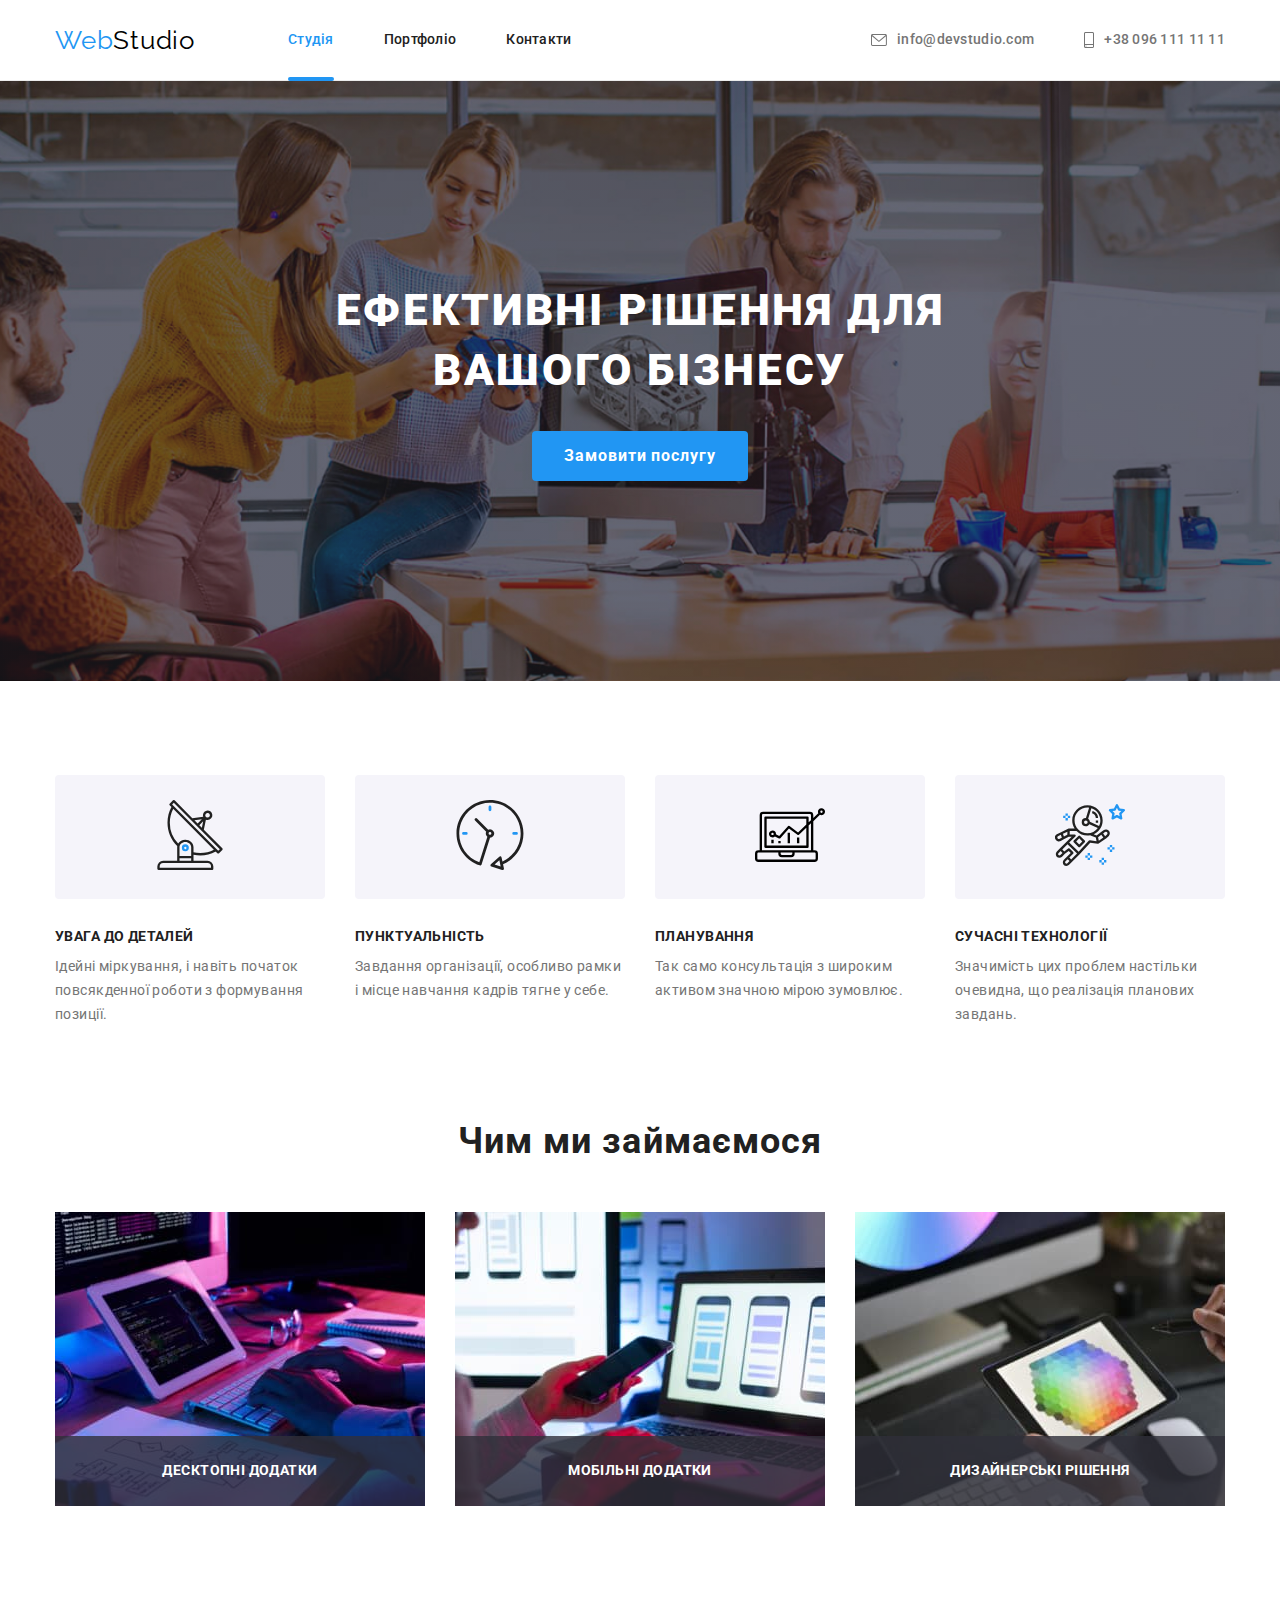
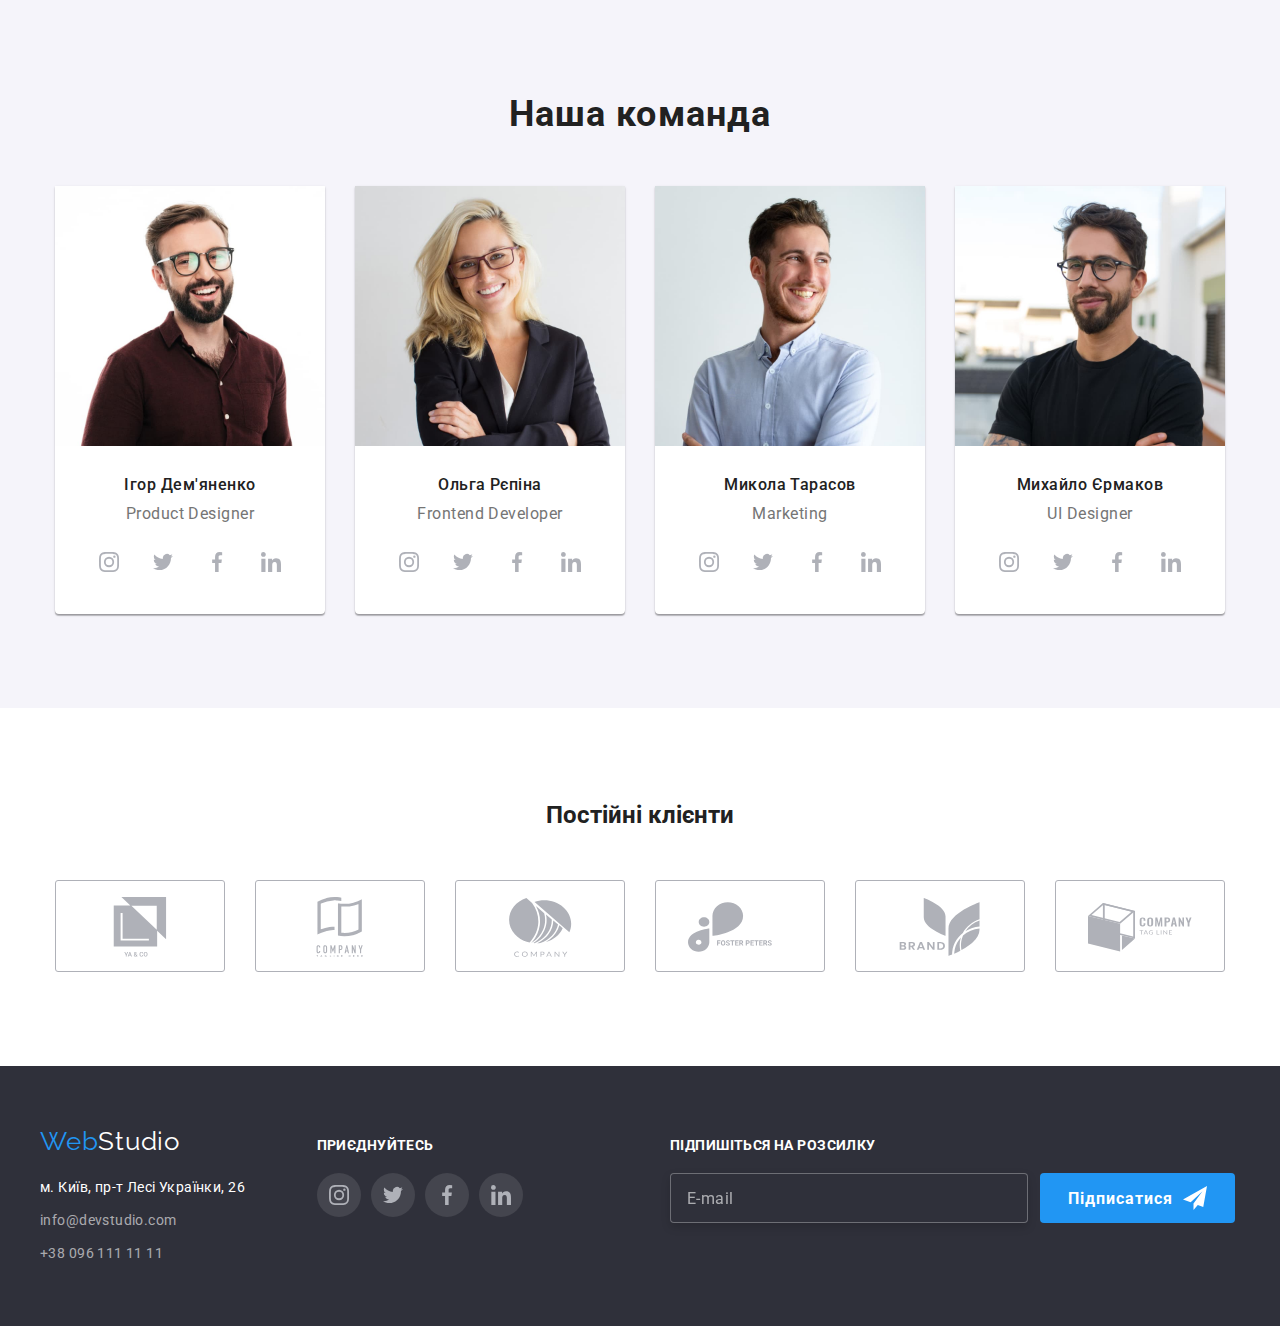
<file: index.html>
<!DOCTYPE html>
<html lang="en">
<head>
    <meta charset="UTF-8">
    <meta http-equiv="X-UA-Compatible" content="IE=edge">
    <meta name="viewport" content="width=device-width, initial-scale=1.0">
    <title>Головна</title>

    <link rel="stylesheet" href="https://i.icomoon.io/public/temp/804996c873/UntitledProject/style-svg.css">
    <script defer src="https://i.icomoon.io/public/temp/804996c873/UntitledProject/svgxuse.js"></script>

    <link href="https://fonts.googleapis.com/css2?family=Raleway:wght@700&family=Roboto:wght@400;500;700;900&display=swap"
        rel="stylesheet">
    <link rel="stylesheet" href="https://cdnjs.cloudflare.com/ajax/libs/modern-normalize/1.1.0/modern-normalize.min.css">     
    <link rel="stylesheet" href="./css/styles.css">
</head>

<body>
    <!--Шапка сайту-->
    <header class="page-header">
        <div class="container main-nav">
            <nav class="nav">
                <a href="./index.html" class="logo"><span>Web</span>Studio</a>
                <ul class="site-nav">
                    <li class="item item-current"><a href="" class="link current">Студія</a></li>
                    <li class="item"><a href="./portfolio.html" class="link">Портфоліо</a></li>
                    <li class="item"><a href="" class="link">Контакти</a></li>
                </ul>
            </nav>
            <ul class="contacts-header">
                <li class="item">
                    <a href="mailto:info@devstudio.com" class="link">
                        <svg class="contacts-icon" width='16' height='16'>
                            <use href="./images/symbol-defs.svg#icon-envelope"></use>
                        </svg>
                        info@devstudio.com
                    </a>
                </li>
                    <li class="item">
                        <a href="tel:+380961111111" class="link">
                            <svg class="contacts-icon" width='10' height='16'>
                                <use href="./images/symbol-defs.svg#icon-smartphone"></use>
                            </svg>
                            +38 096 111 11 11
                        </a>
                    </li>
            </ul>
        </div>
    </header>
    <main class="main">
        <!--Герой-->       
        <section class="hero">
            <div class="bcg">
                <div class="div-hero">
                    <h1 class="hero-title">Ефективні рішення для вашого бізнесу</h1>
                    <button class="hero-btn" type="button" data-modal-open>Замовити послугу</button>
                </div>
                <!-- Бекдроп -->
                <div class="backdrop is-hidden" data-modal>
                    <div class="modal">
                        <button class="modal-btn" data-modal-close>
                            <svg class="modal-close-icon" width='18' height='18'>
                                <use href="./images/symbol-defs.svg#close-modal"></use>
                            </svg>
                        </button>

                        <form class="form-hero">
                            <p class="form-hero-text">Залиште свої дані, ми вам передзвонимо</p>
                            <ul class="form-list">
                              <li class="form-list-item">
                                <label class="field">
                                   <span class="form-label">Ім'я</span>
                                   <input type="text" class="form-input" name="name" required
                                   pattern="[a-zA-Zа-яА-Я]+іІїЇ{1-15}"
                                   title="Ivan"/>
                                   <span class="form-icon">
                                    <svg class="icon icon-phone" width='18' height='18'>
                                        <use href="./images/symbol-defs.svg#icon-person-black-18dp-1"></use>
                                    </svg>
                                </span>
                                </label>
                              </li>
                              <li class="form-list-item">
                                <label class="field"> 
                                    <span class="form-label">Телефон</span>
                                    <input type="tel" class="form-input" name="tel" required 
                                    pattern="[0-9]{3}-[0-9]{3}-[0-9]{2}-[0-9]{2}" 
                                    title="xxx-xxx-xx-xx"/>
                                    <span class="form-icon">
                                        <svg class="icon icon-phone" width='18' height='18'>
                                            <use href="./images/symbol-defs.svg#icon-phone-black-18dp-1"></use>
                                        </svg>
                                    </span>
                                </label>
                              </li>
                              <li class="form-list-item">
                                <label class="field">
                                    <span class="form-label">Пошта</span>
                                    <input type="email" class="form-input" name="mail" required
                                     pattern="[a-z]{1-15}" 
                                     title="email@example.com"/>
                                    <span class="form-icon">
                                        <svg class="icon icon-phone" width='18' height='18'>
                                            <use href="./images/symbol-defs.svg#icon-email-black-18dp-1"></use>
                                        </svg>
                                    </span>
                                </label>
                              </li>
                              <li class="form-list-item">
                                <label class="field">
                                    <span class="form-label">Коментар</span>
                                    <textarea  class="form-textarea" name="comment" placeholder="Введіть текст" ></textarea>
                                </label>
                              </li>
                            </ul>
                            <span class="checkbox"> 
                                <label class="checkbox-label">
                                    <input class="checkbox-input visually-hidden" type="checkbox" name="user-contract">
                                    <span class="checkbox-icon">
                                        <svg class="checkbox-icon-svg" width='15' height='15'>
                                            <use href="./images/symbol-defs.svg#icon-Vector"></use>
                                        </svg>
                                    </span>  
                                    <p class="form-text">Погоджуюся з розсилкою та приймаю
                                        <a class="form-text-link">Умови договору</a>
                                    </p>
                                </label>
                            </span>
                            <button type="submit" class="form-btn">Відправити</button>
                          </form>

                    </div>
                </div>
            </div>
        </section>
        
        <!--Рішення для бізнесу-->
        <section class="business section">
            <!--Прихований заголовок-->
            <div class="container">
                <h2 class="business-title visually-hidden">Рішення для бізнесу</h2>
                <ul class="solutions">
                    <li class="item">
                        <div class="advantage">
                            <svg width='70' height='70'>
                                <use href="./images/symbol-defs.svg#icon-antenna"></use>
                            </svg>
                        </div>
                        <h3 class="title">УВАГА ДО ДЕТАЛЕЙ</h3>
                        <p class="text">Ідейні міркування, і навіть початок повсякденної роботи з формування позиції.</p>
                    </li>
                    <li class="item">
                        <div class="advantage">
                            <svg width='70' height='70'>
                                <use href="./images/symbol-defs.svg#icon-clock"></use>
                            </svg>
                        </div>
                        <h3 class="title">ПУНКТУАЛЬНІСТЬ</h3>
                        <p class="text">Завдання організації, особливо рамки і місце навчання кадрів тягне у себе.</p>
                    </li>
                    <li class="item">
                        <div class="advantage">
                            <svg width='70' height='70'>
                                <use href="./images/symbol-defs.svg#icon-diagram"></use>
                            </svg>
                        </div>
                        <h3 class="title">ПЛАНУВАННЯ</h3>
                        <p class="text">Так само консультація з широким активом значною мірою зумовлює.</p>
                    </li>
                    <li class="item">
                        <div class="advantage">
                            <svg width='70' height='70'>
                                <use href="./images/symbol-defs.svg#icon-astronaut"></use>
                            </svg>
                        </div>
                        <h3 class="title">СУЧАСНІ ТЕХНОЛОГІЇ</h3>
                        <p class="text">Значимість цих проблем настільки очевидна, що реалізація планових завдань.</p>
                    </li>
                </ul>
            </div>
        </section>
        <!--Фото робіт-->
        <section class="profile section">
            <div class="container">
                <h2 class="title">Чим ми займаємося</h2>
                <ul class="examples">
                    <li class="item">
                        <div class="examples-img-container">
                            <img class="examples-img" src="./images/box1.jpg" alt="Фото прикладу роботі 1" width="370">
                            <div class="examples-img-text">Десктопні додатки</div>
                        </div>                       
                    </li>
                    <li class="item">
                        <div class="examples-img-container">
                            <img class="examples-img" src="./images/box2.jpg" alt="Фото прикладу роботі 2" width="370">
                            <div class="examples-img-text">Мобільні додатки</div>
                        </div>                       
                    </li>
                    <li class="item">
                        <div class="examples-img-container">
                            <img class="examples-img" src="./images/box3.jpg" alt="Фото прикладу роботі 3" width="370">
                            <div class="examples-img-text">Дизайнерські рішення</div>
                        </div>                       
                    </li>
                </ul>
            </div>
        </section>
        <!--Команда співробітників-->
               
        <section class="bcg-team team section"> 
            <div class="container">              
                <h2 class="title">Наша команда</h2>
                <ul class="team-photo">
                    <li class="item">
                        <img class="team-img" src="./images/photo1.jpg" alt="Співробітник 1" width="270">
                        <div class="item-text">
                            <h3 class="title">Ігор Дем'яненко</h3>
                            <p class="text">Product Designer</p>
                            <ul class="social">
                                <li class="social-link">
                                    <a href="" class="link">
                                        <svg width='20' height='20'>
                                            <use href="./images/symbol-defs.svg#icon-instagram"></use>
                                        </svg>
                                    </a>
                                </li>
                                <li class="social-link">
                                    <a href="" class="link">
                                        <svg width='20' height='20'>
                                            <use href="./images/symbol-defs.svg#icon-twitter"></use>
                                        </svg>
                                    </a>
                                </li>
                                <li class="social-link">
                                    <a href="" class="link">
                                        <svg width='20' height='20'>
                                            <use href="./images/symbol-defs.svg#icon-facebook"></use>
                                        </svg>
                                    </a>
                                </li>
                                <li class="social-link">
                                    <a href="" class="link">
                                        <svg width='20' height='20'>
                                            <use href="./images/symbol-defs.svg#icon-linkedin"></use>
                                        </svg>
                                    </a>
                                </li>
                            </ul>
                        </div>
                        
                    </li>
                    <li class="item">                        
                        <img class="team-img" src="./images/photo2.jpg" alt="Співробітник 2" width="270">
                        <div class="item-text">
                            <h3 class="title">Ольга Рєпіна</h3>
                            <p class="text">Frontend Developer</p>
                            <ul class="social">
                                <li class="social-link">
                                    <a href="" class="link">
                                        <svg width='20' height='20'>
                                            <use href="./images/symbol-defs.svg#icon-instagram"></use>
                                        </svg>
                                    </a>
                                </li>
                                <li class="social-link">
                                    <a href="" class="link">
                                        <svg width='20' height='20'>
                                            <use href="./images/symbol-defs.svg#icon-twitter"></use>
                                        </svg>
                                    </a>
                                </li>
                                <li class="social-link">
                                    <a href="" class="link">
                                        <svg width='20' height='20'>
                                            <use href="./images/symbol-defs.svg#icon-facebook"></use>
                                        </svg>
                                    </a>
                                </li>
                                <li class="social-link">
                                    <a href="" class="link">
                                        <svg width='20' height='20'>
                                            <use href="./images/symbol-defs.svg#icon-linkedin"></use>
                                        </svg>
                                    </a>
                                </li>
                            </ul>
                        </div>
                    </li>
                    <li class="item">
                        <img class="team-img" src="./images/photo3.jpg" alt="Співробітник 3" width="270">
                        <div class="item-text">
                            <h3 class="title">Микола Тарасов</h3>
                            <p class="text">Marketing</p>
                            <ul class="social">
                                <li class="social-link">
                                    <a href="" class="link">
                                        <svg width='20' height='20'>
                                            <use href="./images/symbol-defs.svg#icon-instagram"></use>
                                        </svg>
                                    </a>
                                </li>
                                <li class="social-link">
                                    <a href="" class="link">
                                        <svg width='20' height='20'>
                                            <use href="./images/symbol-defs.svg#icon-twitter"></use>
                                        </svg>
                                    </a>
                                </li>
                                <li class="social-link">
                                    <a href="" class="link">
                                        <svg width='20' height='20'>
                                            <use href="./images/symbol-defs.svg#icon-facebook"></use>
                                        </svg>
                                    </a>
                                </li>
                                <li class="social-link">
                                    <a href="" class="link">
                                        <svg width='20' height='20'>
                                            <use href="./images/symbol-defs.svg#icon-linkedin"></use>
                                        </svg>
                                    </a>
                                </li>
                            </ul>
                        </div>
                    </li>
                    <li class="item">
                        <img class="team-img" src="./images/photo4.jpg" alt="Співробітник 4" width="270">
                        <div class="item-text">
                            <h3 class="title">Михайло Єрмаков</h3>
                            <p class="text">UI Designer</p>
                            <ul class="social">
                                <li class="social-link">
                                    <a href="" class="link">
                                        <svg width='20' height='20'>
                                            <use href="./images/symbol-defs.svg#icon-instagram"></use>
                                        </svg>
                                    </a>
                                </li>
                                <li class="social-link">
                                    <a href="" class="link">
                                        <svg width='20' height='20'>
                                            <use href="./images/symbol-defs.svg#icon-twitter"></use>
                                        </svg>
                                    </a>
                                </li>
                                <li class="social-link">
                                    <a href="" class="link">
                                        <svg width='20' height='20'>
                                            <use href="./images/symbol-defs.svg#icon-facebook"></use>
                                        </svg>
                                    </a>
                                </li>
                                <li class="social-link">
                                    <a href="" class="link">
                                        <svg width='20' height='20'>
                                            <use href="./images/symbol-defs.svg#icon-linkedin"></use>
                                        </svg>
                                    </a>
                                </li>
                            </ul>
                        </div>
                    </li>
                </ul> 
            </div>               
        </section>        
        <section class="regular-customers section">
            <div class="container">
                <h2 class="title">Постійні клієнти</h2>
                <ul class="customers">
                    <li class="item customer">
                        <a href="" class="link">
                            <svg width='106' height='60'>
                                <use href="./images/symbol-defs.svg#icon-company-1"></use>
                            </svg>
                        </a>
                    </li>
                    <li class="item customer">
                        <a href="" class="link">
                            <svg width='106' height='60'>
                                <use href="./images/symbol-defs.svg#icon-company-2"></use>
                            </svg>
                        </a>
                    </li>
                    <li class="item customer">
                        <a href="" class="link">
                            <svg width='106' height='60'>
                                <use href="./images/symbol-defs.svg#icon-company-3"></use>
                            </svg>
                        </a>
                    </li>
                    <li class="item customer">
                        <a href="" class="link">
                            <svg width='106' height='60'>
                                <use href="./images/symbol-defs.svg#icon-company-4"></use>
                            </svg>
                        </a>
                    </li>
                    <li class="item customer">
                        <a href="" class="link">
                            <svg width='106' height='60'>
                                <use href="./images/symbol-defs.svg#icon-company-5"></use>
                            </svg>
                        </a>
                    </li>
                    <li class="item customer">
                        <a href="" class="link">
                            <svg width='106' height='60'>
                                <use href="./images/symbol-defs.svg#icon-company-6"></use>
                            </svg>
                        </a>
                    </li>
                </ul>
            </div>
        </section>
    </main>
    <!--Футер-->
    <footer class="background">
        <div class="footer-container container">
            <div class="footer ">
                <a href="./index.html" class="logo"><span>Web</span>Studio</a>
                <address>
                <ul class="contacts-footer">
                    <li class="address"><a href="https://goo.gl/maps/YqqZ7D5QzZB35sPE8" target="_blank" rel="noopener noreferrer" class="link footer-addres">м. Київ, пр-т Лесі Українки, 26</a></li>
                    <li class="email"><a href="mailto:info@devstudio.com" class="link footer">info@devstudio.com</a></li>
                    <li class="mobile"><a href="tel:+380961111111" class="link footer">+38 096 111 11 11</a></li>
                </ul>
                </address>
            </div>
            <div class="social-footer">
                <p class="text">Приєднуйтесь</p>
                <ul class="footer-icon">
                    <li class="social-link">
                        <a href="" class="link link-footer">
                            <svg width='20' height='20'>
                                <use href="./images/symbol-defs.svg#icon-instagram"></use>
                            </svg>
                        </a>
                    </li>
                    <li class="social-link">
                        <a href="" class="link link-footer">
                            <svg width='20' height='20'>
                                <use href="./images/symbol-defs.svg#icon-twitter"></use>
                            </svg>
                        </a>
                    </li>
                    <li class="social-link">
                        <a href="" class="link link-footer">
                            <svg width='20' height='20'>
                                <use href="./images/symbol-defs.svg#icon-facebook"></use>
                            </svg>
                        </a>
                    </li>
                    <li class="social-link">
                        <a href="" class="link link-footer">
                            <svg width='20' height='20'>
                                <use href="./images/symbol-defs.svg#icon-linkedin"></use>
                            </svg>
                        </a>
                    </li>
                </ul>
            </div>
            <form class="futer-form">
                <p class="form-footer-text">Підпишіться на розсилку</p>       
                <label class="futer-form-lable">
                    <input type="email" class="futer-form-input" name="mail" required
                    pattern="[a-z]{1-15}" 
                    title="email@example.com"
                    placeholder="E-mail"
                    pattern="" 
                    title=""/>
                     <button class="form-btn footer-form-btn">                       
                        Підписатися
                        <span class="futer-form-icon">
                            <svg class="icon icon-telegram" width='24' height='24'>
                                <use href="./images/symbol-defs.svg#icon-icon-send"></use>
                            </svg>
                        </span>
                     </button>                   
                </label>
            </form>
        </div>
    </footer>
    <script src="./js/modal.js"></script>
</body>
</html>
</file>
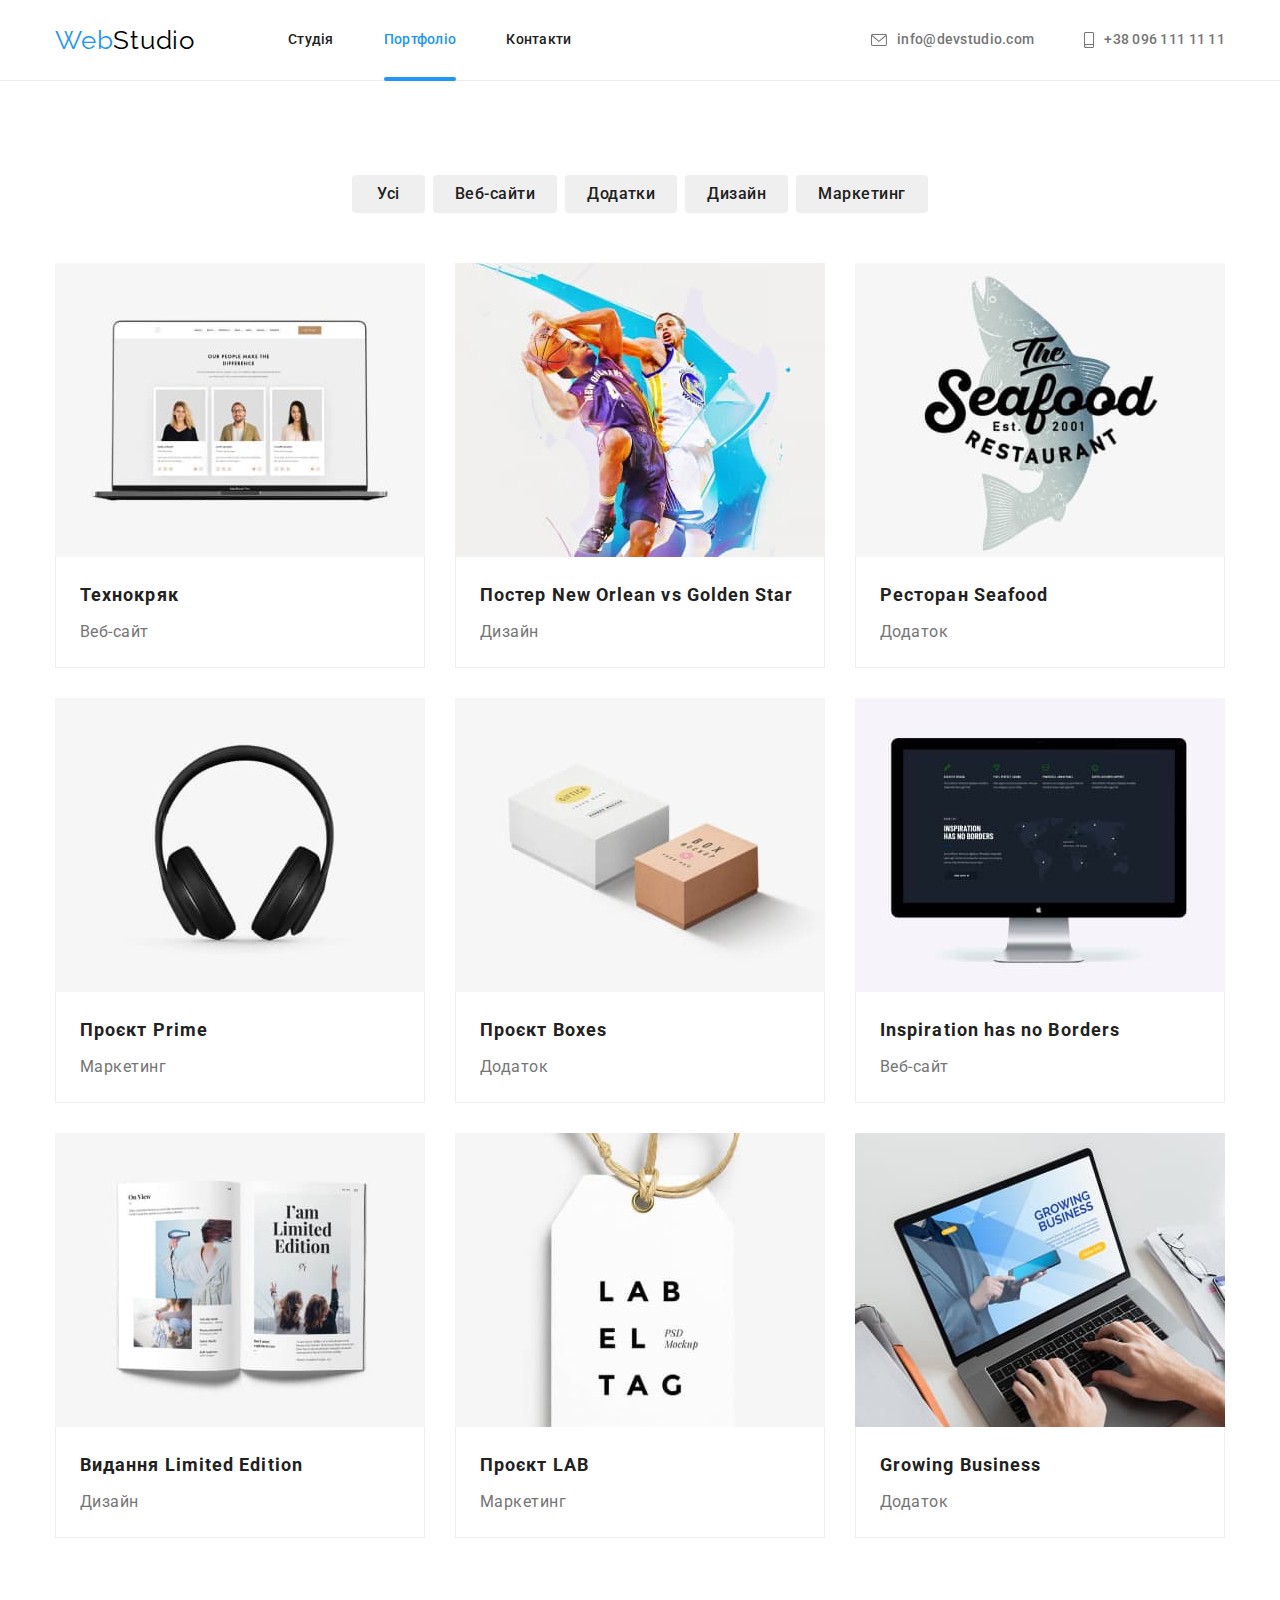
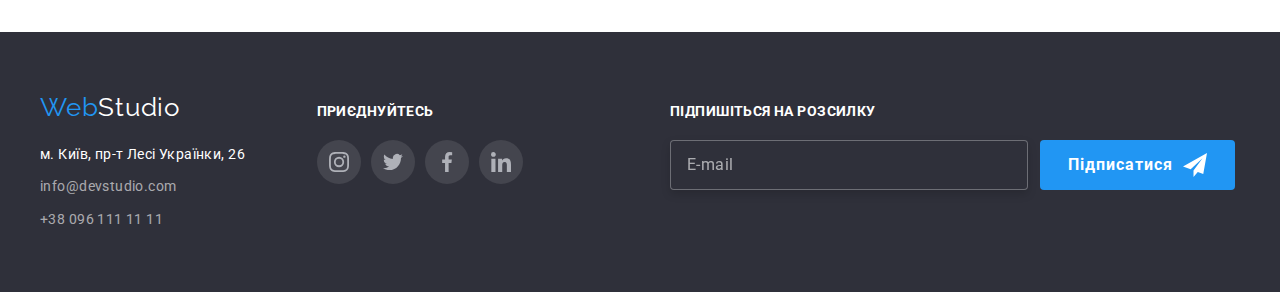
<file: portfolio.html>
<!DOCTYPE html>
<html lang="en">
<head>
    <meta charset="UTF-8">
    <meta http-equiv="X-UA-Compatible" content="IE=edge">
    <meta name="viewport" content="width=device-width, initial-scale=1.0">
    <title>Портфоліо</title>
    <link href="https://fonts.googleapis.com/css2?family=Raleway:wght@700&family=Roboto:wght@400;500;700;900&display=swap"
        rel="stylesheet">
    <link rel="stylesheet" href="https://cdnjs.cloudflare.com/ajax/libs/modern-normalize/1.1.0/modern-normalize.min.css">
    <link rel="stylesheet" href="./css/styles.css">   
</head>

<body>
    <!--Шапка сайту-->
    <header class="page-header">
        <div class="container main-nav">
            <nav class="nav">
                <a href="./index.html" class="logo"><span>Web</span>Studio</a>
                <ul class="site-nav">
                    <li class="item"><a href="./index.html" class="link">Студія</a></li>
                    <li class="item item-current"><a href="" class="link current">Портфоліо</a></li>
                    <li class="item"><a href="" class="link">Контакти</a></li>
                </ul>
            </nav>
            <ul class="contacts-header">
                <li class="item">
                    <a href="mailto:info@devstudio.com" class="link">
                        <svg class="contacts-icon" width='16' height='16'>
                            <use href="./images/symbol-defs.svg#icon-envelope"></use>
                        </svg>
                        info@devstudio.com
                    </a>
                </li>
                    <li class="item">
                        <a href="tel:+380961111111" class="link">
                            <svg class="contacts-icon" width='10' height='16'>
                                <use href="./images/symbol-defs.svg#icon-smartphone"></use>
                            </svg>
                            +38 096 111 11 11
                        </a>
                    </li>
            </ul>
        </div>
    </header>
    <main class="main">
            <!--Фільтр строрінки-->
            <section class="portfolio-projects section">
                <div class="container">
                    <!--Прихований заголовок-->
                    <h1 class="title visually-hidden">Список проектів</h1>
                    <ul class="filter-button">
                        <li class="item"><button class="button-all" type="button">Усі</button></li>
                        <li class="item"><button type="button">Веб-сайти</button></li>  
                        <li class="item"><button type="button">Додатки</button></li>
                        <li class="item"><button type="button">Дизайн</button></li>
                        <li class="item"><button type="button">Маркетинг</button></li>                            
                    </ul>
                    <ul class="projects">
                        <li class="item">
                            <a href="" class="link projects-item-link">
                                <div class="projects-img">
                                    <img src="./images/project-1.jpg" alt="Проєкт 1" width="370">
                                    <div class="projects-overlay">
                                        <div class="projects-popup-text">
                                            <p>
                                                Ресурс пропонує комплексні пропозиції з різним рівнем функціоналу та сервісів. Все це дозволить відвідувачу отримати вичерпні відомості про компанію чи приватну особу.
                                            </p>
                                        </div>
                                    </div>
                                </div>
                                <div class="projects-text">
                                    <h2 class="title">Технокряк</h2>
                                    <p class="text">Веб-сайт</p>
                                </div>                 
                            </a>
                        </li>
                        <li class="item">
                            <a href="" class="link projects-item-link">
                                <div class="projects-img">
                                    <img src="./images/project-2.jpg" alt="Проєкт 2" width="370">
                                    <div class="projects-overlay">
                                        <div class="projects-popup-text">
                                            <p>
                                                Ресурс пропонує комплексні пропозиції з різним рівнем функціоналу та сервісів. Все це дозволить відвідувачу отримати вичерпні відомості про компанію чи приватну особу.
                                            </p>
                                        </div>
                                    </div>
                                </div>
                                <div class="projects-text">
                                    <h2 class="title">Постер New Orlean vs Golden Star</h2>
                                    <p class="text">Дизайн</p>
                                </div>       
                            </a>
                        </li>
                        <li class="item">
                            <a href="" class="link projects-item-link">
                                <div class="projects-img">
                                    <img src="./images/project-3.jpg" alt="Проєкт 3" width="370">
                                    <div class="projects-overlay">
                                        <div class="projects-popup-text">
                                            <p>
                                                Ресурс пропонує комплексні пропозиції з різним рівнем функціоналу та сервісів. Все це дозволить відвідувачу отримати вичерпні відомості про компанію чи приватну особу.
                                            </p>
                                        </div>
                                    </div>
                                </div>
                                <div class="projects-text">
                                    <h2 class="title">Ресторан Seafood</h2>
                                    <p class="text">Додаток</p>
                                </div>   
                            </a>
                        </li>
                        <li class="item">
                            <a href="" class="link projects-item-link">
                                <div class="projects-img">
                                    <img src="./images/project-4.jpg" alt="Проєкт 4" width="370">
                                    <div class="projects-overlay">
                                        <div class="projects-popup-text">
                                            <p>
                                                Ресурс пропонує комплексні пропозиції з різним рівнем функціоналу та сервісів. Все це дозволить відвідувачу отримати вичерпні відомості про компанію чи приватну особу.
                                            </p>
                                        </div>
                                    </div>
                                </div>
                                <div class="projects-text">
                                    <h2 class="title">Проєкт Prime</h2>
                                    <p class="text">Маркетинг</p>
                                </div>  
                            </a>
                        </li>
                        <li class="item">
                            <a href="" class="link projects-item-link">
                                <div class="projects-img">
                                    <img src="./images/project-5.jpg" alt="Проєкт 5" width="370">
                                    <div class="projects-overlay">
                                        <div class="projects-popup-text">
                                            <p>
                                                Ресурс пропонує комплексні пропозиції з різним рівнем функціоналу та сервісів. Все це дозволить відвідувачу отримати вичерпні відомості про компанію чи приватну особу.
                                            </p>
                                        </div>
                                    </div>
                                </div>
                                <div class="projects-text">
                                    <h2 class="title">Проєкт Boxes</h2>
                                    <p class="text">Додаток</p>
                                </div>
                            </a>
                        </li>
                        <li class="item">
                            <a href="" class="link projects-item-link">
                                <div class="projects-img">
                                    <img src="./images/project-6.jpg" alt="Проєкт 6" width="370">
                                    <div class="projects-overlay">
                                        <div class="projects-popup-text">
                                            <p>
                                                Ресурс пропонує комплексні пропозиції з різним рівнем функціоналу та сервісів. Все це дозволить відвідувачу отримати вичерпні відомості про компанію чи приватну особу.
                                            </p>
                                        </div>
                                    </div>
                                </div>
                                <div class="projects-text">
                                    <h2 class="title">Inspiration has no Borders</h2>
                                    <p class="text">Веб-сайт</p>
                                </div>
                            </a>
                        </li>
                        <li class="item">
                            <a href="" class="link projects-item-link">
                                <div class="projects-img">
                                    <img src="./images/project-7.jpg" alt="Проєкт 7" width="370">
                                    <div class="projects-overlay">
                                        <div class="projects-popup-text">
                                            <p>
                                                Ресурс пропонує комплексні пропозиції з різним рівнем функціоналу та сервісів. Все це дозволить відвідувачу отримати вичерпні відомості про компанію чи приватну особу.
                                            </p>
                                        </div>
                                    </div>
                                </div>
                                <div class="projects-text">
                                    <h2 class="title">Видання Limited Edition</h2>
                                    <p class="text">Дизайн</p>
                                </div> 
                            </a>
                        </li>
                        <li class="item">
                            <a href="" class="link projects-item-link">
                                <div class="projects-img">
                                    <img src="./images/project-8.jpg" alt="Проєкт 8" width="370">
                                    <div class="projects-overlay">
                                        <div class="projects-popup-text">
                                            <p>
                                                Ресурс пропонує комплексні пропозиції з різним рівнем функціоналу та сервісів. Все це дозволить відвідувачу отримати вичерпні відомості про компанію чи приватну особу.
                                            </p>
                                        </div>
                                    </div>
                                </div>
                                <div class="projects-text">
                                    <h2 class="title">Проєкт LAB</h2>
                                    <p class="text">Маркетинг</p>
                                </div> 
                            </a>
                        </li>
                        <li class="item">
                            <a href="" class="link projects-item-link">
                                <div class="projects-img">
                                    <img src="./images/project-9.jpg" alt="Проєкт 9" width="370">
                                    <div class="projects-overlay">
                                        <div class="projects-popup-text">
                                            <p>
                                                Ресурс пропонує комплексні пропозиції з різним рівнем функціоналу та сервісів. Все це дозволить відвідувачу отримати вичерпні відомості про компанію чи приватну особу.
                                            </p>
                                        </div>
                                    </div>
                                </div>
                                <div class="projects-text">
                                    <h2 class="title">Growing Business</h2>
                                    <p class="text">Додаток</p>
                                </div>
                            </a>
                        </li>
                    </ul>
                </div>
            </section>
    </main>
    <!--Футер-->
    <footer class="background">
        <div class="footer-container container">
            <div class="footer ">
                <a href="./index.html" class="logo"><span>Web</span>Studio</a>
                <address>
                <ul class="contacts-footer">
                    <li class="address"><a href="https://goo.gl/maps/YqqZ7D5QzZB35sPE8" target="_blank" rel="noopener noreferrer" class="link footer-addres">м. Київ, пр-т Лесі Українки, 26</a></li>
                    <li class="email"><a href="mailto:info@devstudio.com" class="link footer">info@devstudio.com</a></li>
                    <li class="mobile"><a href="tel:+380961111111" class="link footer">+38 096 111 11 11</a></li>
                </ul>
                </address>
            </div>
            <div class="social-footer">
                <p class="text">Приєднуйтесь</p>
                <ul class="footer-icon">
                    <li class="social-link">
                        <a href="" class="link link-footer">
                            <svg width='20' height='20'>
                                <use href="./images/symbol-defs.svg#icon-instagram"></use>
                            </svg>
                        </a>
                    </li>
                    <li class="social-link">
                        <a href="" class="link link-footer">
                            <svg width='20' height='20'>
                                <use href="./images/symbol-defs.svg#icon-twitter"></use>
                            </svg>
                        </a>
                    </li>
                    <li class="social-link">
                        <a href="" class="link link-footer">
                            <svg width='20' height='20'>
                                <use href="./images/symbol-defs.svg#icon-facebook"></use>
                            </svg>
                        </a>
                    </li>
                    <li class="social-link">
                        <a href="" class="link link-footer">
                            <svg width='20' height='20'>
                                <use href="./images/symbol-defs.svg#icon-linkedin"></use>
                            </svg>
                        </a>
                    </li>
                </ul>
            </div>
            <form class="futer-form">
                <p class="form-footer-text">Підпишіться на розсилку</p>       
                <lable class="futer-form-lable">
                    <input type="email" class="futer-form-input" name="mail" required
                    pattern="[a-z]{1-15}" 
                    title="email@example.com"
                    placeholder="E-mail"
                    pattern="" 
                    title=""/>
                     <button class="form-btn footer-form-btn">                       
                        Підписатися
                        <span class="futer-form-icon">
                            <svg class="icon icon-telegram" width='24' height='24'>
                                <use href="./images/symbol-defs.svg#icon-icon-send"></use>
                            </svg>
                        </span>
                     </button>                   
                </lable>
            </form>
        </div>
    </footer>
    <script src="./js/modal.js"></script>
</body>
</html>
</file>
<file: css/styles.css>
/* колір основного тексту color: #757575; */
/* колір вторинний тексту color: #212121; */
/* первинний колір фону #FFFFFF; */
/* колір контактів футера rgba(255, 255, 255, 0.6); */
/* вторинний колір фону #F5F4FA; */
/* колір логотипу #2196F3; #000000 */
/* колір фону футера #2F303A; */
/* акцент #2196F3; */


:root {
    --primary-text-color: #757575;
    --title-text-color: #212121;
    --accent-color: #2196F3;
    --footer-contacts-color: rgba(255, 255, 255, 0.6);
    --footer-hero-background-color: #2F303A;
    --primary-backgraund-color: #FFFFFF;
    --hero-text-color: #FFFFFF;
    --additional-background: #F5F4FA;
    --social-icons-color: #AFB1B8;
    --button-activ-color: #188CE8;
}

body {
    font-family: 'Roboto', 'Arial', 'Helvetica', 'sans-serif';
    color: var(--primary-text-color);
    background-color: var(--primary-backgraund-color);
}

/* зброс стилів браузера */

h1, h2, h3, h4, h5, h6, p, ul {
    margin-top: 0;
    margin-bottom: 0;  
  }
  
  ul {
      padding-left: 0;
  }

  /* Видалення скритих заголовків */
.visually-hidden {
    position: absolute;
    width: 1px;
    height: 1px;
    margin: -1px;
    border: 0;
    padding: 0;
    
    white-space: nowrap;
    clip-path: inset(100%);
    clip: rect(0 0 0 0);
    overflow: hidden;
  }



/*видалення маркування списків*/
ul, li, ol {
    list-style-type: none;
}

/* ----------------container-------------------- */
.container {
    width: 1200px;
    margin-left: auto;
    margin-right: auto; 
    padding-left: 15px;
    padding-right: 15px; 
}

.section {
    padding-top: 47px;
    padding-bottom: 47px;
}


/* nav, header */
header .site-nav,  header .contacts-header {
    font-weight: 500;
    font-size: 14px;
    line-height: 1.14;
    letter-spacing: 0.02em; 
}

.page-header {
    border-bottom: 1px solid #ECECEC;
}

/* main-nav */
.container.main-nav {
    padding-top: 0;
    padding-bottom: 0;
}

.main-nav {
    display: flex;
    align-items: center;
    justify-content: space-between;
}

.nav {
    display: flex;
    align-items: center;
}

/* site-nav */
.site-nav {
    display: flex;
    margin-left: 93px;
}

.site-nav .item:not(:last-child) {
    margin-right: 50px;
}

.current {
    position: relative;
}

.site-nav .current::after {
    position: absolute;
    bottom: -1px;
    left: 0;
    display: inline-block;
    content: '';
    width: 100%;
    height: 4px;
    background-color: var(--accent-color);
    border-radius: 2px;
}

/* contacts-header */
.contacts-header {
    display: flex;
}

.contacts-header .item:not(:last-child) {
    margin-right: 50px;
}

.site-nav .link {
    display: block;
    padding-top: 32px;
    padding-bottom: 32px;
    transition: color 250ms cubic-bezier(0.4, 0, 0.2, 1);
    
}

.contacts-header a {   
    color: var(--primary-text-color);
    transition: color 250ms cubic-bezier(0.4, 0, 0.2, 1);
}

.contacts-header a:hover,
.contacts-header a:focus
{  
    color: var(--accent-color);
    transition: color 250ms cubic-bezier(0.4, 0, 0.2, 1);
}

.link, .logo {
    color: var(--title-text-color);
    text-decoration: none;
}

.link:hover, .link:focus {
    color: var(--accent-color);
    transition: color 250ms cubic-bezier(0.4, 0, 0.2, 1);
}

.site-nav .link.current{
color: #2196F3;    
}

.contacts-icon {
    fill: currentColor;
    margin-right: 10px;
}

.contacts-header .link {
    display: flex;
}

.logo { 
    font-family: 'Raleway';
    font-size: 26px;
    line-height: 1.19;    
    letter-spacing: 0.03em;
    color: #000000;
    transition: color 250ms cubic-bezier(0.4, 0, 0.2, 1);
}

.logo span {
    color: var(--accent-color);
    transition: color 250ms cubic-bezier(0.4, 0, 0.2, 1);
}

.logo:hover,
.logo:focus {
    color: var(--accent-color);
    transition: color 250ms cubic-bezier(0.4, 0, 0.2, 1);
}

/* main секція Герой */
.div-hero {
    width: 696px;
    margin-left: auto;
    margin-right: auto;
}

.hero {
    background-color: var(--footer-hero-background-color);
}

.hero-title {
    margin-bottom: 30px;

    font-weight: 900;
    font-size: 44px;
    line-height: 1.36;
    letter-spacing: 0.06em;
    text-transform: uppercase;
    color: var(--hero-text-color);
}

.modal-btn, .hero-btn, .filter-button button, .form-btn {
    cursor: pointer;
}

.hero-btn, .form-btn {
    font-weight: 700;
    font-size: 16px;
    line-height: 1.87;
    letter-spacing: 0.06em;

    color: var(--hero-text-color);
    background-color: var(--accent-color);   
    border-radius: 4px;
    border: none;
    padding: 10px 32px; 

    transition: background-color 250ms cubic-bezier(0.4, 0, 0.2, 1), box-shadow 250ms cubic-bezier(0.4, 0, 0.2, 1);
}

.hero-btn:hover,
.hero-btn:focus 
{
    background-color: var(--button-activ-color);
    box-shadow: 0px 4px 4px rgba(0, 0, 0, 0.15);
    transition: background-color 250ms cubic-bezier(0.4, 0, 0.2, 1), box-shadow 250ms cubic-bezier(0.4, 0, 0.2, 1);
}

.bcg {
    background-image: linear-gradient(to right, rgba(47, 48, 58, 0.4), rgba(47, 48, 58, 0.4)), url(../images/bcg-hero.jpg);
    background-repeat: no-repeat;
    background-position: center;
    background-size: cover;
    max-width: 1600px;
    margin-left: auto;
    margin-right: auto;
    text-align: center;
    padding: 200px 0px;
}

/* backdrop  modal*/
.backdrop {
    position: fixed;
    top: 0;
    left: 0;
    width: 100%;
    height: 100%;
    opacity: 1;
    z-index: 1000;
    background-color: rgba(0, 0, 0, 0.5);
    transition: transform, cubic-bezier(.17,.67,.96,.06) 350ms, opacity 1000ms, background-color 6000ms;
}

.backdrop.is-hidden {
    visibility: hidden;
    opacity: 0;
    pointer-events: none;
    background-color: rgba(0, 0, 0, 1);
    transform: scale(0) rotate(180deg) translate(-23px, 80px) skew(-20deg, -41deg);
}

.modal {
    position: absolute;
    top: 50%;
    left: 50%;
    transform: translate(-50%, -50%);

    padding: 40px;

    min-width: 528px;
    min-height: 581px;

    background-color: var(--primary-backgraund-color);

    box-shadow: 0px 1px 3px rgba(0, 0, 0, 0.12), 0px 1px 1px rgba(0, 0, 0, 0.14), 0px 2px 1px rgba(0, 0, 0, 0.2);
    border-radius: 4px;
}


.modal-btn {
    position: absolute;
    top: 8px;
    right: 8px;
    
    padding: 6px;
    border-radius: 50%;
    border: 1px solid rgba(0, 0, 0, 0.1);
    background-color: var(--primary-backgraund-color);
    transition: box-shadow 250ms cubic-bezier(0.4, 0, 0.2, 1), color 250ms cubic-bezier(0.4, 0, 0.2, 1);
}

.modal-btn:hover, .modal-btn:focus {
    color: var(--accent-color);
    box-shadow: 0px 1px 3px rgba(0, 0, 0, 0.12), 0px 1px 1px rgba(0, 0, 0, 0.14), 0px 2px 1px rgba(0, 0, 0, 0.2);
    transition: box-shadow 250ms cubic-bezier(0.4, 0, 0.2, 1), color 250ms cubic-bezier(0.4, 0, 0.2, 1);
}



.modal-close-icon {
    display: block;
    fill: currentColor;
}

/* ------------form---------------- */
.form-hero {
    display: block;
    list-style: none;
    
}
.form-list {
    list-style: none;
}

.form-input, .form-textarea {
    display: block;
    width: 100%;
    border: 1px solid rgba(33, 33, 33, 0.2);
    border-radius: 4px;
}

.form-textarea::placeholder {
    color: rgba(117, 117, 117, 0.5);
}

.form-input {
    height: 40px;
    padding-left: 42px;
    transition: border-color 250ms cubic-bezier(0.4, 0, 0.2, 1);   
}

.field {
    position: relative;
    transition: fill 250ms cubic-bezier(0.4, 0, 0.2, 1);
}

  .form-icon {
    position: absolute;
    display: block;
    top: 50%;
    margin-left: 12px;
    transition: fill 250ms cubic-bezier(0.4, 0, 0.2, 1);
  }

  .field:focus-within > .form-icon {
    fill: var(--accent-color);
    transition: fill 250ms cubic-bezier(0.4, 0, 0.2, 1);
  }

  .form-input:hover {
    cursor: pointer;
  }

  .form-input:focus {
    border-color: var(--accent-color);
    outline: 1px var(--accent-color);
    cursor: text;
    transition: border-color 250ms cubic-bezier(0.4, 0, 0.2, 1);
  }

.form-textarea {
    height: 120px;
    resize: none;

    padding: 12px 16px;

    font-weight: 400;
    font-size: 12px;
    line-height: 14px;
    letter-spacing: 0.01em;
    transition: border-color 250ms cubic-bezier(0.4, 0, 0.2, 1);
}

  .form-textarea:hover {
    cursor: pointer;
  }

  .form-textarea:focus {
    border-color: var(--accent-color);
    outline: 1px var(--accent-color) ;
    cursor: text;
    transition: border-color 250ms cubic-bezier(0.4, 0, 0.2, 1);
  }

.form-list-item {
    margin-bottom: 10px;
}

.form-list {
    margin-bottom: 20px;
}

.form-label {
    display: flex;
    margin-bottom: 4px;
    font-weight: 400;
    font-size: 12px;
    line-height: 1.16;
    letter-spacing: 0.01em;
}

.form-btn:hover,
.form-btn:focus 
{
    background-color: var(--button-activ-color);
    box-shadow: 0px 4px 4px rgba(0, 0, 0, 0.15);
    transition: background-color 250ms cubic-bezier(0.4, 0, 0.2, 1), box-shadow 250ms cubic-bezier(0.4, 0, 0.2, 1);
}

.form-hero-text {
    font-weight: 700;
    font-size: 20px;
    line-height: 23px;
    text-align: center;
    letter-spacing: 0.03em;
    color: var(--title-text-color);
    margin-bottom: 12px;
}

.form-text {
    font-weight: 400;
    font-size: 14px;
    line-height: 1.71;
    letter-spacing: 0.03em;
    color: var(--primary-text-color);
}

.form-text-link {
    cursor: pointer;
    color: var(--accent-color);
}

.form-text-link:hover {
    text-decoration: underline;
}

.checkbox {
    display: flex;
    margin-bottom: 30px;
    justify-content: center;
    align-items: center;
}

.checkbox-icon {
    display: flex;
    align-items: center;
    width: 16px;
    height: 16px;

    margin-right: 7px;
    border: 2px solid #212121;
    border-radius: 4px;
}

.checkbox input {
    margin-right: 7px;
}

.checkbox-label {
    display: flex;
    align-items: center;
    margin-right: 7px;
}

.checkbox-input:checked + .checkbox-icon {
    background-color: #2196F3;
}

.checkbox-input:focus + .checkbox-icon {
    outline: 1px solid rgba(0, 0, 0, 0);
}


.checkbox-icon-svg {
    display: block;
    cursor: pointer;
}

/* main секція Рішення для бізнесу */
.business-title {
    text-align: center;
}

.business-title, .title {
    color: var(--title-text-color);
}

.solutions {
    display: flex;
    flex-wrap: wrap;
}

.solutions .item {
    width: calc((100% - 90px) / 4);
}

.solutions .item:not(:last-child) {
    margin-right: 30px;
}


.solutions h3 {
    font-weight: 700;
    font-size: 14px;
    line-height: 1.14;
    letter-spacing: 0.03em;
    text-transform: uppercase;
    margin-bottom: 10px;
}

.solutions p {
    font-size: 14px;
    line-height: 1.71;
    letter-spacing: 0.03em;
}

.advantage {
    padding: 25px 100px;
    background-color: var(--additional-background);
    margin-bottom: 30px;
    border-radius: 4px;
}

.business  {
    padding-top: 94px;
}

/* main секція Фото робіт */
.profile {
    padding-bottom: 94px;;
}

.team h2, .profile h2 {
    font-weight: 700;
    font-size: 36px;
    line-height: 1.16;
    text-align: center;
    letter-spacing: 0.03em;
}

.profile h2 {
    margin-bottom: 50px;
}

.examples {
    display: flex;
    flex-wrap: wrap;

}

.examples .item {
    width: calc((100% - 60px) / 3);
}

.examples .item:not(:last-child) {
    margin-right: 30px;
}

.examples-img {
    display: block;
}

.examples-img-container {
    position: relative;
}

.examples-img-text {
    display: flex;
    justify-content: center;
    align-items: center;
    position: absolute;
    bottom: 0;
    left: 0;
    width: 100%;
    height: 70px;
    font-weight: 700;
    font-size: 14px;
    line-height: 1.14;
    text-align: center;
    letter-spacing: 0.03em;
    text-transform: uppercase;
    color: var(--hero-text-color);
    background: rgba(47, 48, 58, 0.8);
}


/* main Команда співробітників */
.bcg-team {
    background-color: var(--additional-background);
}

.team h2 {
    padding: 47px 0 50px 0;
}

.team-photo {
    display: flex;
    flex-wrap: wrap;
}

.team-photo .item {
    width: calc((100% - 90px) / 4);
    background-color: #FFFFFF;
    box-shadow: 0px 1px 3px rgba(0, 0, 0, 0.12), 0px 1px 1px rgba(0, 0, 0, 0.14), 0px 2px 1px rgba(0, 0, 0, 0.2);
    border-radius: 0px 0px 4px 4px;
}

.team-photo .item:not(:last-child) {
    margin-right: 30px;
}

.team-photo h3, .team-photo p {
    font-size: 16px;
    line-height: 1.18;
    letter-spacing: 0.03em;
    text-align: center;
}

.team-photo h3 {
    font-weight: 500;
    margin-bottom: 10px;
}
.team-photo p {
    margin-bottom: 16px;
}

.item-text {
    padding: 30px 0;
}

.team-img {
    display: block;
}

.team {
    padding-bottom: 94px;
}

.social {
    display: flex;
    flex-wrap: wrap;
    justify-content: center;
}

.social-link {
    display: flex;
}

.social-link .link{  
    display: flex; 
    color: var(--social-icons-color); 
    padding: 12px; 
    border-radius: 50%;
}
.social-link svg {   
    fill: currentColor;
}

.social-link .link:hover, .social-link .link:focus {
    color: #FFFFFF;
    background-color: var(--accent-color);
    transition: background-color 250ms cubic-bezier(0.4, 0, 0.2, 1), color 250ms cubic-bezier(0.4, 0, 0.2, 1);
}

.social-link:not(:last-child) {
    margin-right: 10px;
}

/* regular-customers */
.regular-customers h2 {
    margin-bottom: 50px;
    text-align: center;

}

.regular-customers {
    padding-top: 94px;
    padding-bottom: 94px;
}

.customers {
    display: flex;
    flex-wrap: wrap;
}
.customers .item {
    border: 1px solid #AFB1B8;
    border-radius: 3px;
    height: 92px;
    width: calc((100% - 150px) / 6);
    box-sizing: border-box;
}

.customers .item:not(:last-child) {
    margin-right: 30px;
}

.customer .link {
    display: flex;
    padding: 16px 32px;
    color: var(--social-icons-color);
    transition: transform 250ms cubic-bezier(0.4, 0, 0.2, 1);
}

.customer .link:hover, .customer .link:focus {
    color: var(--accent-color);
    transition: color 250ms cubic-bezier(0.4, 0, 0.2, 1);
}

.customer svg {
    fill: currentColor;
}

.customer:hover, .customer:focus {
    border: 1px solid #2196F3;
    transition: border 250ms cubic-bezier(0.4, 0, 0.2, 1);
}



/* footer */
.background {
    background-color: var(--footer-hero-background-color);
}

.footer {
    color: var(--footer-contacts-color);
    margin-right: 70px;
}

.footer.container {
    padding-top: 60px;
    padding-bottom: 60px;
    padding-left: 0px;
    padding-right: 0px;
    margin-right: 70px;
}

.footer-addres {
    color: var(--primary-backgraund-color);
}

.contacts-footer {
    font-style: normal;
    font-size: 14px;
    line-height: 1.71;
    letter-spacing: 0.03em;

}

.footer .logo {
    display: block;
    color: #ffffff;
    margin-bottom: 20px;
    transition: color 250ms cubic-bezier(0.4, 0, 0.2, 1);
}

.logo:hover, .logo:focus {
    color: var(--accent-color);
    transition: color 250ms cubic-bezier(0.4, 0, 0.2, 1);
}

.address, .email {
    margin-bottom: 9px;
}

.social-footer .text {
    font-weight: 700;
    font-size: 14px;
    line-height: 1.14;
    letter-spacing: 0.03em;
    text-transform: uppercase;
    color: #FFFFFF;
    margin-bottom: 20px;
}

.social-footer .footer-icon {
    display: flex;
}

.social-link .link-footer {
    color: var(--social-icons-color);
    background-color: #44454E;
}

.link-footer svg {
   fill: currentColor;
}

.social-footer {
    padding-top: 12px;
}

.footer-container {
    display: flex;
    padding: 60px 0;
}

/* form-footer */
.footer-form-btn {
    display: flex;
    align-items: center;
    padding: 10px 28px;
}

.icon-telegram {
    fill: currentColor;
    margin-left: 10px;
}

.futer-form-icon {
    display: contents;
}

.futer-form {
    margin-right: 0;
    margin-left: auto;
    width: 570px;
    padding-top: 12px;
}

.futer-form-input {
    width: 358px;
    height: 50px;
    border: 1px solid rgba(255, 255, 255, 0.3);
    filter: drop-shadow(0px 4px 4px rgba(0, 0, 0, 0.15));
    border-radius: 4px;
    background-color: var(--footer-hero-background-color);
    padding-left: 16px;
    margin-right: 12px;
    color: #FFFFFF;
    transition: border-color 250ms cubic-bezier(0.4, 0, 0.2, 1);
    cursor: pointer;

}

.futer-form-input:focus {
    border-color: var(--accent-color);
    cursor: text;
    outline: 1px var(--accent-color);
    transition: border-color 250ms cubic-bezier(0.4, 0, 0.2, 1);
}

.futer-form-input::placeholder {
    font-weight: 400;
    font-size: 16px;
    line-height: 1.25;
    letter-spacing: 0.03em;
    color: rgba(255, 255, 255, 0.6);
}

.form-footer-text {
    font-weight: 700;
    font-size: 14px;
    line-height: 1.14;
    letter-spacing: 0.03em;
    text-transform: uppercase;
    color: #FFFFFF;
    margin-bottom: 20px;
}

.futer-form-lable {
    display: flex;
}



/* main секція portfolio-filter */
.filter-button button {
    border: none;
}

.filter-button button,
.filter-button button 
{
    font-weight: 500;
    font-size: 16px;
    line-height: 1.62;   
    text-align: center;
    letter-spacing: 0.03em;
    color: var(--title-text-color);
    transition: background-color 250ms cubic-bezier(0.4, 0, 0.2, 1), color 250ms cubic-bezier(0.4, 0, 0.2, 1), box-shadow 250ms cubic-bezier(0.4, 0, 0.2, 1);
}

.filter-button button:hover,
.filter-button button:focus 
{
    color: var(--hero-text-color);
    background-color: var(--accent-color);
    box-shadow: 0px 3px 1px rgba(0, 0, 0, 0.1), 0px 1px 2px rgba(0, 0, 0, 0.08), 0px 2px 2px rgba(0, 0, 0, 0.12);
    transition: background-color 250ms cubic-bezier(0.4, 0, 0.2, 1), color 250ms cubic-bezier(0.4, 0, 0.2, 1), box-shadow 250ms cubic-bezier(0.4, 0, 0.2, 1);
}

/* projects */
.projects h2 {
    margin-bottom: 4px;
    font-weight: 700;
    font-size: 18px;
    line-height: 2;   
    letter-spacing: 0.06em;   
}

.projects p {
    line-height: 1.87;
    letter-spacing: 0.03em;
}

.filter-button button {
    padding: 6px 22px;
    border-radius: 4px;
}

.filter-button .button-all {
    padding: 6px 25px;
}

.filter-button {
    display: flex;
    flex-wrap: wrap;
    justify-content: center;
    margin-bottom: 50px;
}

.filter-button .item:not(:last-child) {
    margin-right: 8px;
}

.projects {
    display: flex;
    flex-wrap: wrap;
}

.projects .item {
    width: calc((100% - 60px) / 3);
    margin-right: 30px;
    margin-bottom: 30px;
    transition: box-shadow 250ms cubic-bezier(0.4, 0, 0.2, 1);
}

.projects .item:hover{
    box-shadow: 0px 1px 1px rgba(0, 0, 0, 0.12), 0px 4px 4px rgba(0, 0, 0, 0.06), 1px 4px 6px rgba(0, 0, 0, 0.16);
    transition: box-shadow 250ms cubic-bezier(0.4, 0, 0.2, 1);
}


.projects .item:nth-child(3n + 3) {
    margin-right: 0;
}

.projects .item:nth-last-child(-n + 3) {
    margin-bottom: 0;
}

.projects-text {
    border-bottom: 1px solid #EEEEEE;
    border-right: 1px solid #EEEEEE; 
    border-left: 1px solid #EEEEEE;
    padding: 20px 24px;
}

.projects-text .text {
    color: var(--primary-text-color);
}

.projects img {
    display: block;
}

.portfolio-projects {
    padding-top: 94px;
    padding-bottom: 94px;
}

.projects-img {
    position: relative;
    overflow: hidden;
}

.projects-popup-text {
    position: absolute;
    top: 50%;
    left: 50%;
    transform: translate(-50%, -50%);
    width: 100%;
    padding: 63px 24px;
    color: var(--hero-text-color);   
}

.projects-popup-text p {
    font-weight: 400;
    font-size: 18px;
    line-height: 1.55;
    letter-spacing: 0.03em;
}

.projects-overlay {
    position: absolute;
    bottom: 0;
    left: 0;
    width: 100%;
    height: 100%;
    background-color: var(--accent-color);
    transform: translateY(100%);
    transition: transform 250ms cubic-bezier(0.4, 0, 0.2, 1);
}

.projects-item-link:hover .projects-overlay,
.projects-item-link:focus .projects-overlay {
    opacity: 0.9;
}

.projects-item-link:hover .projects-overlay,
.projects-item-link:focus .projects-overlay
 {
    transform: translateY(0);
    transition: transform 250ms cubic-bezier(0.4, 0, 0.2, 1);
}
</file>
